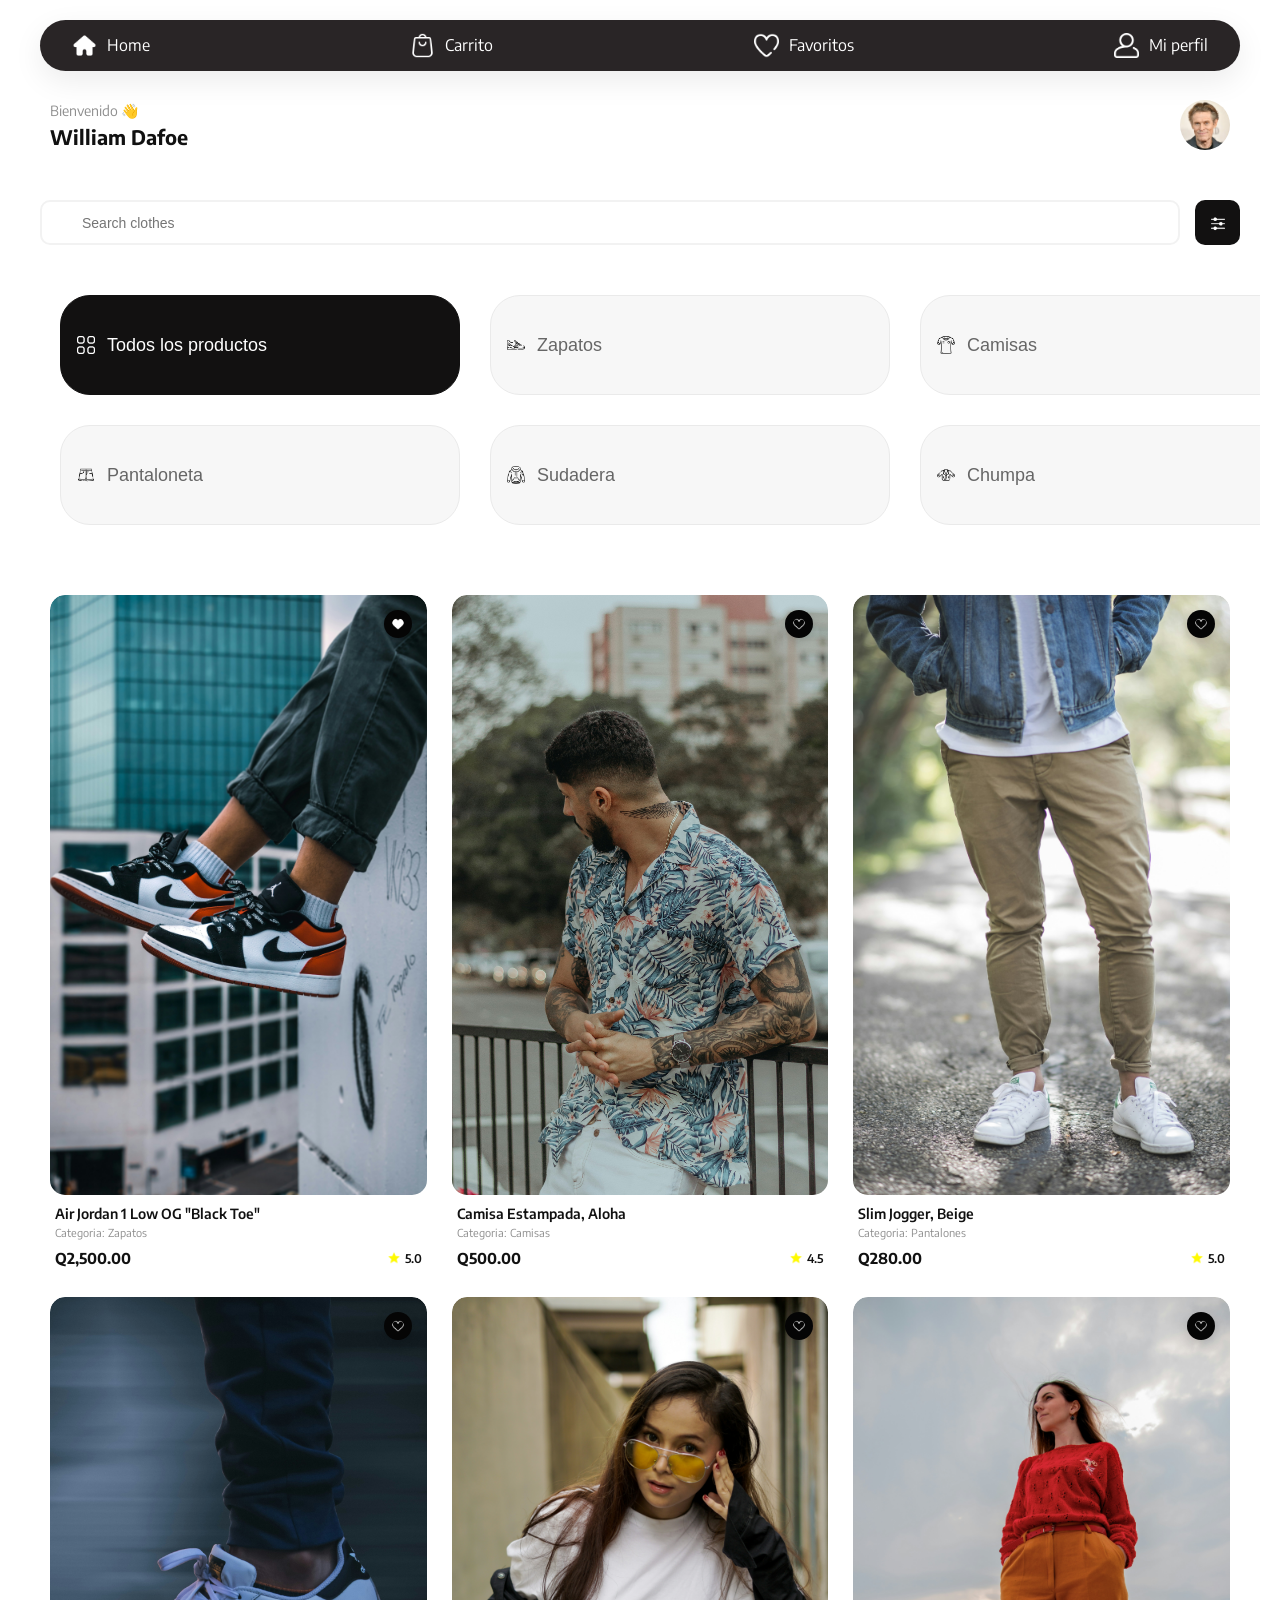
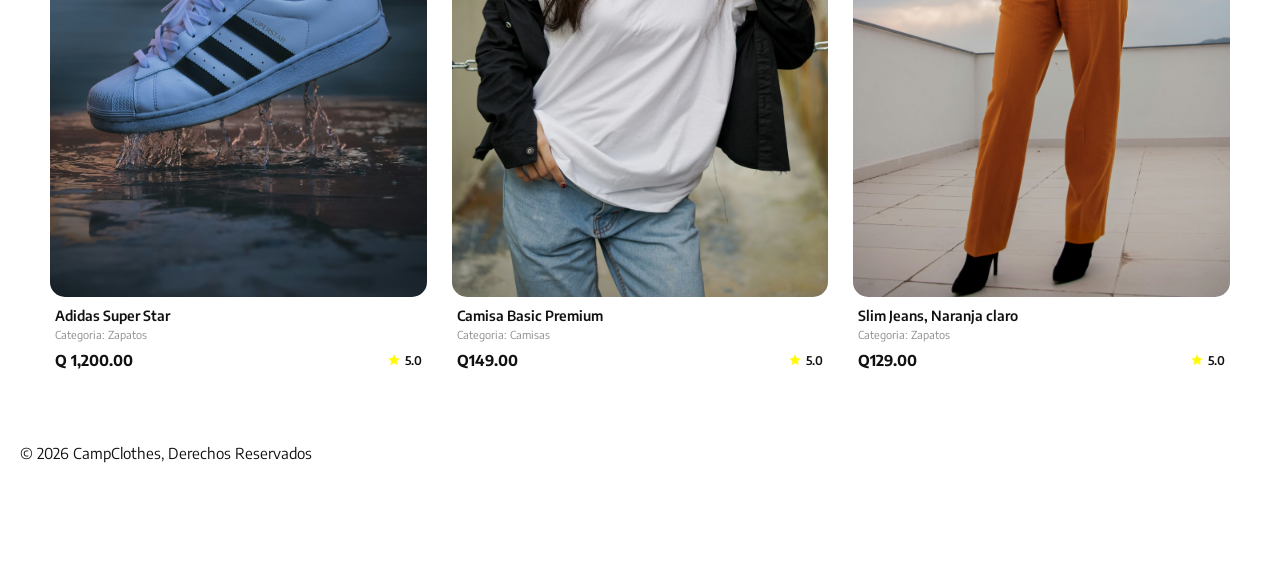
<file: index.html>
<!DOCTYPE html>
<html lang="en">
<head>
    <meta charset="UTF-8">
    <meta name="viewport" content="width=device-width, initial-scale=1.0">
    <title>CampClothes</title>
    <link rel="stylesheet" href="./css/style.css">

</head>
<body>
    <header class = "encabezado" id="inicio">
       
        <section class="Usuario">
         <!--foto de usuario a la derecha, a la misma altura  un saludo de bienvenida y el nombre-->
            <div class="usuario-textos">
                 <p>Bienvenido 👋</p>
                <h1>William Dafoe</h1>
            </div>
          <!--foto de usuario a la derecha, a la misma altura  un saludo de bienvenida y el nombre-->
                <img src="./storage/img/FotoPerfil/williamDafoe.webp" alt="Foto de usuario">             
        </section>


    </header>

    <main>

        <section class="search"> <!--Barra de busqueda, -->
            <form class="form">
                <input type="search" name="q" placeholder = "Search clothes">
                <button><img src="./storage/img/Otros iconos/ajuste.png" width="20px"></button>
            </form>
        </section>

        <section class="categorias"><!--tarjetas de producttos, incluye un icono-->
            <ul>
                <li><button class="active"><img src="./storage/img/Categorias/boton-de-cuatro-cuadrados-redondeados.png" alt="Todos los productos" width="20px">Todos los productos</button></li>
                <li><button><img src="./storage/img/Categorias/zapatillas.png" alt="Zapatos" width="20px">Zapatos</button></li>
                <li><button><img src="./storage/img/Categorias/futbol.png" alt="camisas" width="20px">Camisas</button></li>
                <li><button><img src="./storage/img/Categorias/pantalones-rasgados.png" alt="pantalones" width="20px">Pantalones</button></li>
                <li><button><img src="./storage/img/Categorias/corto.png" alt="pantalones" width="20px">Pantaloneta</button></li>
                <li><button><img src="./storage/img/Categorias/sudadera-con-capucha.png" alt="pantalones" width="20px">Sudadera</button></li>
                <li><button><img src="./storage/img/Categorias/chaqueta-de-cuero.png" alt="pantalones" width="20px">Chumpa</button></li>
                <li><button><img src="./storage/img/Categorias/mochila.png" alt="pantalones" width="20px">Mochilas</button></li>

            </ul>
        </section>

        <section class="boton"></section>

        <!--Boton de favoritos, debe tener interaccion-->

        <section class="productos">  <!--debe mostrar el produco, imagen, boton de añadir a favoritos, titulo, categoria, precio y calificacion-->
            <article class="tarjeta1">
                <a href="./views/detail.html">
                <div class="visual">
                    <img src="./storage/img/Productos/Jordan 1.jpg" alt="Jordan" width = "200px">
                    <img src="./storage/img/Otros iconos/me-gusta (1).png" alt="favorito" widht="20px">
                </div>

                <div class = "informacion">
                    <h3>Air Jordan 1 Low OG "Black Toe"</h3>
                    <p>Categoria: Zapatos</p>
                </div>

                <div class="preciop">

                    <p>Q2,500.00</p>
                    <span><img src="./storage/img/Otros iconos/estrella.png" alt="Estrella" width="20px"> 5.0 </span>
      
                </div>
                </a>
            </article>

            <article class="tarjeta2">
                <div class="visual">
                    <img src="./storage/img/Productos/Camisa Estampada .jpg" alt="Camisa Estampada" width = "200px">
                    <img src="./storage/img/Otros iconos/me-gusta.png" alt="favorito" widht="20px">
                </div>

                <div class = "informacion">
                    <h3>Camisa Estampada, Aloha</h3>
                    <p>Categoria: Camisas </p>
                </div>

                <div class="preciop">

                    <p>Q500.00</p>
                    <span><img src="./storage/img/Otros iconos/estrella.png" alt="Estrella" width="20px"> 4.5 </span>
      
                </div>
            </article>

            <article class="tarjeta3">
                <div class="visual">
                    <img src="./storage/img/Productos/Pantalones chinos.jpg" alt="Jogger" width = "200px">
                    <img src="./storage/img/Otros iconos/me-gusta.png" alt="favorito" widht="20px">
                </div>

                <div class = "informacion">
                    <h3>Slim Jogger, Beige</h3>
                    <p>Categoria: Pantalones</p>
                </div>

                <div class="preciop">

                    <p>Q280.00</p>
                    <span><img src="./storage/img/Otros iconos/estrella.png" alt="Estrella" width="20px"> 5.0 </span>
      
                </div>
            </article>
           
            <article class="tarjeta4">
                <div class="visual">
                    <img src="./storage/img/Productos/Super Star.jpg" alt="Adidas" width = "200px">
                    <img src="./storage/img/Otros iconos/me-gusta.png" alt="favorito" widht="20px">
                </div>

                <div class = "informacion">
                    <h3>Adidas Super Star</h3>
                    <p>Categoria: Zapatos</p>
                </div>

                <div class="preciop">

                    <p>Q 1,200.00</p>
                    <span><img src="./storage/img/Otros iconos/estrella.png" alt="Estrella" width="20px"> 5.0 </span>
      
                </div>
            </article>

            <article class="tarjeta5">
                <div class="visual">
                    <img src="./storage/img/Productos/camisa blanca .jpg" alt="Camisa" width = "200px">
                    <img src="./storage/img/Otros iconos/me-gusta.png" alt="favorito" widht="20px">
                </div>

                <div class = "informacion">
                    <h3>Camisa Basic Premium</h3>
                    <p>Categoria: Camisas</p>
                </div>

                <div class="preciop">

                    <p>Q149.00</p>
                    <span><img src="./storage/img/Otros iconos/estrella.png" alt="Estrella" width="20px"> 5.0 </span>
      
                </div>
            </article>

            <article class="tarjeta6">
                <div class="visual">
                    <img src="./storage/img/Productos/Pantalon naranja .jpg" alt="slim" width = "200px">
                    <img src="./storage/img/Otros iconos/me-gusta.png" alt="favorito" widht="20px">
                </div>

                <div class = "informacion">
                    <h3>Slim Jeans, Naranja claro </h3>
                    <p>Categoria: Zapatos</p>
                </div>

                <div class="preciop">

                    <p>Q129.00</p>
                    <span><img src="./storage/img/Otros iconos/estrella.png" alt="Estrella" width="20px"> 5.0 </span>
      
                </div>
            </article>
        </section>

        <nav class = "barraNavegacion"> <!--menu movil con las opciones de inicio, carrito de compras favortitos y usuario, dependiendo de la plataforma se debe modificar y adecuar al tamaño -->
            <ul class = "menu"> 
                <li><a href="#inicio"><img src="./storage/img/Barra_navegacion/casa.png" alt ="Home" width="20px"><span>Home</span></a></li>
                <li><a href="./views/Checkout.html"><img src="./storage/img/Barra_navegacion/bolsa-de-la-compra.png" alt="Carrito" width="20px"><span>Carrito</span></a></li>
                <li><a href="#"><img src="./storage/img/Barra_navegacion/corazon.png" alt="Favoritos" width="20px"><span>Favoritos</span></a></li>
                <li><a href="#"><img src="./storage/img/Barra_navegacion/usuario.png" alt="Perfil" width="20px"><span>Mi perfil</span></a></li>
            </ul>
        </nav>


    </main>
    <footer class="footer">
        <p>© 2026 CampClothes, Derechos Reservados</p>
    </footer>
</body>
</html>
</file>
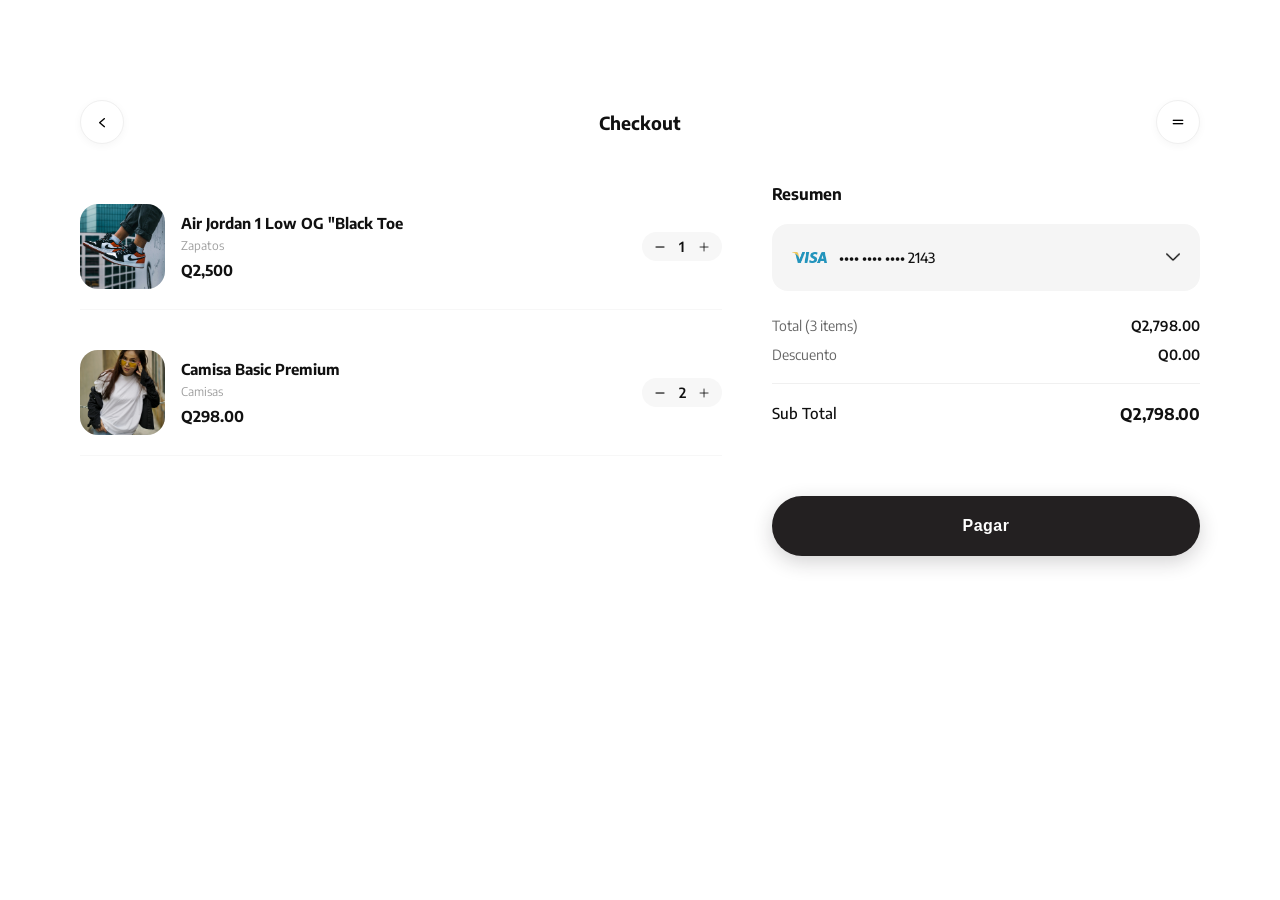
<file: views/Checkout.html>
<!DOCTYPE html>
<html lang="en">
<head>
    <meta charset="UTF-8">
    <meta name="viewport" content="width=device-width, initial-scale=1.0">
    <title>Document</title>
    <link rel="stylesheet" href="../css/Checkout.css">
</head>
<body>

    <main>
         <section class="checkout-header"> <!--Botones de atras y añadir a favoritos-->
            <div class="btn-redondo btn-atras">
                <a href="../index.html">
                    <img src="../storage/img/Otros iconos/atras.png" alt="atras" width="20px">
                </a>
            </div>
            <div class="checkout-titulo">
                <h1> Checkout </h1>
            </div>
            <div class="btn-redondo btn-menu">
                 <img src="../storage/img/Otros iconos/menu2.png" alt="corazon" width="20px">
            </div>
        </section>

        <section class="detalle"> <!--Detalle de los productos seleccionados, presentados en tarjetas que incluyen la imagen, título, categoría, precio, cantidad seleccionada y botones para modificar la cantidad.-->
            <div class="producto-tarjeta">
                <div class="imagen1">
                    <img src="../storage/img/Productos/Jordan 1.jpg" alt=" jordan" width="200px">
                </div>
                <div class="info">
                  <h2>Air Jordan 1 Low OG "Black Toe</h2>  
                  <p>Zapatos</p>
                  <div class="precio">
                    <p>Q2,500</p>
                  </div>
                </div>
                <div class="botones">
                    <img src="../storage/img/Otros iconos/menos.png" alt="menos" width="20px">
                    <h2>1</h2>
                    <img src="../storage/img/Otros iconos/mas.png" alt="mas" width="20px">
                </div>
            </div>

             <div class="producto-tarjeta">
                <div class="imagen1">
                    <img src="../storage/img/Productos/camisa blanca .jpg" alt=" jordan" width="200px">
                </div>
                <div class="info">
                  <h2>Camisa Basic Premium</h2>  
                  <p>Camisas</p>
                  <div class="precio">
                    <p>Q298.00</p>
                  </div>
                </div>
                <div class="botones">
                    <img src="../storage/img/Otros iconos/menos.png" alt="menos" width="20px">
                    <h2>2</h2>
                    <img src="../storage/img/Otros iconos/mas.png" alt="mas" width="20px">
                </div>
            </div>
        </section>

        <section class="resumen">
            <h2 class="resumen-titulo">Resumen</h2>
    
        <div class="metodo-pago">
            <div class="pago-detalles">
                <img class="logo-visa" src="../storage/img/Otros iconos/visa.png" alt="Visa">
                <span class="numero-tarjeta">•••• •••• •••• 2143</span>
            </div>
            <div class="pago-accion">
                <img class="flecha-abajo" src="../storage/img/Otros iconos/flecha-hacia-abajo.png" alt="Desplegar">
            </div>
        </div>

        <div class="desglose-precios">
            <div class="fila-precio">
                <p class="titems">Total (3 items)</p>
                <p class="preciot">Q2,798.00</p>
            </div>
        <div class="fila-precio">
            <p class="tdescuento">Descuento</p>
            <p class="pdescuento">Q0.00</p>
        </div>
        
        <hr class="linea-separadora">
        
        <div class="subtotal">
            <p class="stotal">Sub Total</p>
            <p class="sptotal">Q2,798.00</p>
        </div>
    </div>
        </section>

        <section class="pagar"> 
            <button type="submit">
                <span>Pagar</span>
            </button>
        </section>
    </main>
</body>
</html>
</file>
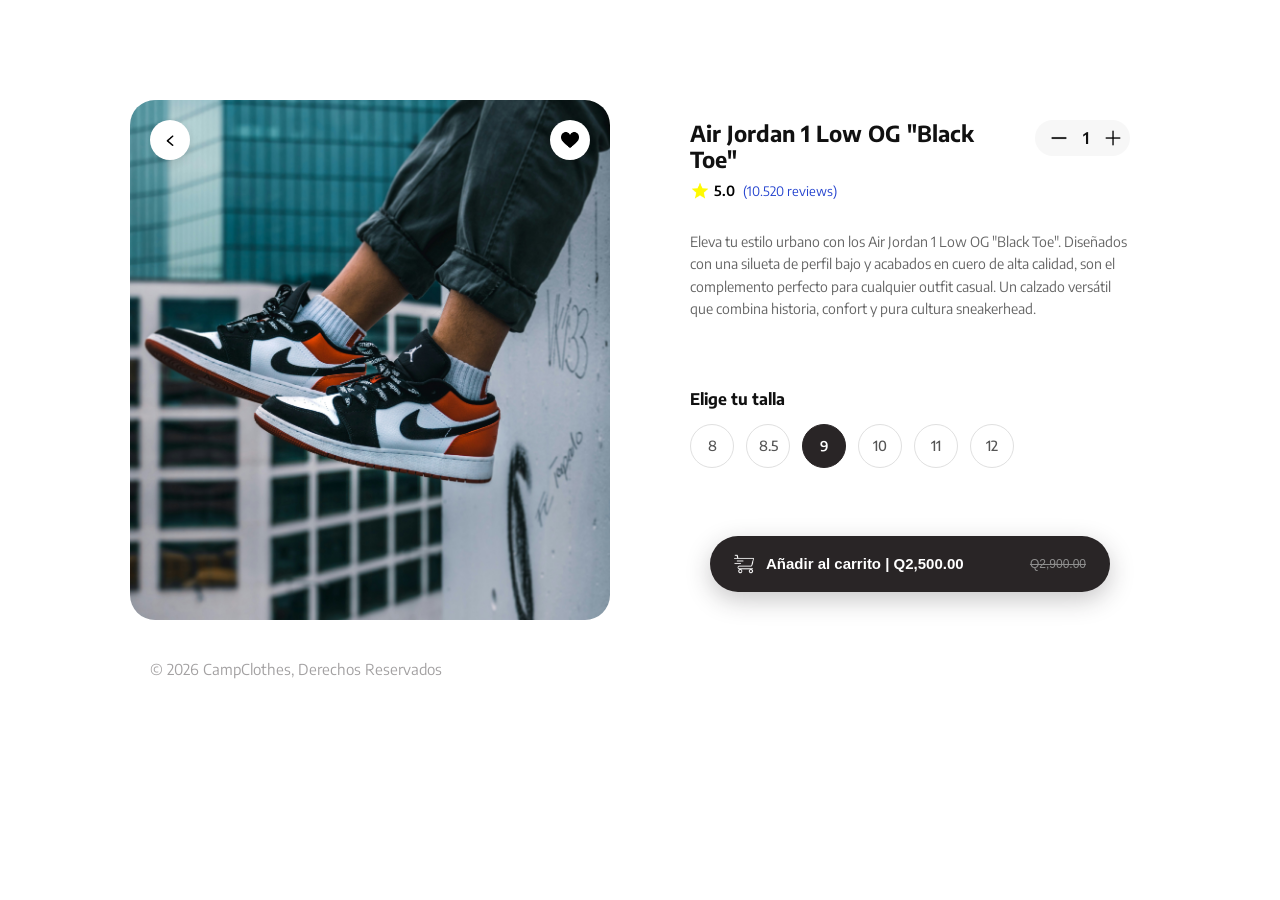
<file: views/detail.html>
<!DOCTYPE html>
<html lang="en">
<head>
    <meta charset="UTF-8">
    <meta name="viewport" content="width=device-width, initial-scale=1.0">
    <title>Document</title>
    <link rel="stylesheet" href="../css/detail.css">
    
</head>
<body>
    <main>
        <section class="producto"> <!--Botones de atras y añadir a favoritos-->
            <div class="btn-flotante btn-atras">
                <a href="../index.html">
                    <img src="../storage/img/Otros iconos/atras.png" alt="atras" width="20px">
                </a>
                </div>
            <div class="btn-flotante btn-favorito">
                 <img src="../storage/img/Otros iconos/me-gusta n.png" alt="corazon" width="20px">
            </div>
            <img class="foto-principal" src="../storage/img/Productos/Jordan 1.jpg" alt="Producto" width="200px">
        </section>

    <section class="info"> <div class="info-header">
        
        <div class="Titulo-izquierdo">
            <h1>Air Jordan 1 Low OG "Black Toe"</h1>
            <div class="raiting">  
                <span><img src="../storage/img/Otros iconos/estrella.png" alt="Estrella" width="20px"> 5.0 </span>
                <p>(10.520 reviews)</p>
            </div>
        </div>

        <div class="Titulo-derecho">
            <img src="../storage/img/Otros iconos/menos.png" alt="menos" width="20px">
            <h2>1</h2>
            <img src="../storage/img/Otros iconos/mas.png" alt="mas" width="20px">
        </div>

        </div> <div class="informacion">
            <p>Eleva tu estilo urbano con los Air Jordan 1 Low OG "Black Toe". Diseñados con una silueta de perfil 
            bajo y acabados en cuero de alta calidad, son el complemento perfecto para cualquier outfit casual.
             Un calzado versátil que combina historia, confort y pura cultura sneakerhead.</p>
        </div>

    </section>
        
    <section class="Personalizar"> <!--Sección de personalización con opciones de tamaño y color del producto.-->
                <h3 class="derecho">Elige tu talla</h3>
                <ul class="tallas">
                    <li>8</li>
                    <li>8.5</li>
                    <li class="activa">9</li>
                    <li>10</li>
                    <li>11</li>
                    <li>12</li>
                </ul>
    </section>

    <section class="comprar"> 
        <a href="./Checkout.html" class="btn-enlace"> 
            <button>
                <div class="btn-contenido">
                    <img src="../storage/img/Otros iconos/carrito-de-compras.png" alt="carrito de compras">
                    <span>Añadir al carrito | Q2,500.00</span>
                </div>
                <del class="precio-antes">Q2,900.00</del>
            </button>
        </a>
    </section>

    <footer class="footer">
        <p>© 2026 CampClothes, Derechos Reservados</p>
    </footer>
    
    </main>

</body>
</html>
</file>
<file: css/style.css>
/* Restablecimiento general de márgenes y modelo de caja */
* { 
    margin: 0; /* Elimina los márgenes predeterminados de todos los elementos */
    padding: 0; /* Elimina el relleno predeterminado de todos los elementos */
    box-sizing: border-box; /* Incluye el padding y el border en el ancho total del elemento */
}

/* Importación de tipografía local */
@font-face {
    font-family: "Encode"; /* Define el nombre de la familia tipográfica personalizada */
    src: url(../storage/font/EncodeSans-VariableFont_wdth\,wght.ttf); /* Especifica la ruta del archivo de la fuente */
}

/* Estilos globales del cuerpo de la página */
body {
    background-color: white; /* Establece el color de fondo de la página en blanco */
    color: #121111; /* Define el color principal del texto en un tono negro sutil */
    font-family: "Encode", sans-serif; /* Aplica la fuente personalizada o una genérica sin serifa */
    padding-bottom: 90px; /* Añade un espacio inferior para evitar que el menú flotante tape el contenido */
    box-sizing: border-box; /* Aplica el modelo de caja de tamaño completo al cuerpo */
}

/* ==========================================
   1. ESTILOS PARA CELULAR
   ========================================== */

/* Contenedor general de navegación */
nav {
    background-color: transparent; /* Hace que el fondo del contenedor nav sea invisible */
    width: 100%; /* Expande el elemento a todo el ancho disponible */
    z-index: 100; /* Posiciona el elemento por encima de otros elementos en el eje Z */
}

/* Barra flotante fija inferior para dispositivos móviles */
nav.barraNavegacion {
    display: flex; /* Activa el modelo de caja flexible para alinear los elementos internos */
    position: fixed; /* Mantiene la barra fija en la pantalla durante el desplazamiento */
    bottom: 20px; /* Separa la barra 20 píxeles del borde inferior de la pantalla */
    justify-content: center; /* Distribuye los elementos en el centro del eje horizontal */
    align-items: center; /* Alinea los elementos en el centro del eje vertical */
    padding: 0.8rem 2rem; /* Añade relleno interno arriba/abajo (0.8rem) y a los lados (2rem) */
    width: 85%; /* Define el ancho de la barra en un 85% de la pantalla */
    max-width: 1200px; /* Restringe el ancho máximo de la barra a 1200 píxeles */
    margin: 0; /* Remueve los márgenes alrededor del contenedor */
    left: 50%; /* Posiciona el borde izquierdo justo en la mitad de la pantalla */
    transform: translateX(-50%); /* Desplaza la barra hacia la izquierda para centrarla perfectamente */
    border-radius: 50px; /* Redondea los bordes externos de la barra dándole estilo de cápsula */
    background-color: #292526; /* Aplica un color de fondo gris oscuro mate */
    box-shadow: 0 10px 30px rgba(0, 0, 0, 0.08); /* Añade una sombra sutil para dar efecto de elevación */
}

/* Lista del menú interior de la navegación */
nav ul.menu {
    display: flex; /* Usa flexbox para alinear las opciones en formato fila */
    list-style: none; /* Quita los viñetas o puntos de la lista */
    align-items: center; /* Centra verticalmente los elementos de la lista */
    gap: 25px; /* Define una separación constante de 25 píxeles entre opciones */
    width: 100%; /* Ocupa la totalidad del ancho de su contenedor padre */
    justify-content: space-around; /* Reparte el espacio de forma equitativa entre los elementos */
}

/* Ocultar etiquetas de texto de navegación en versión móvil */
nav ul.menu span{
    display: none; /* Esconde completamente el texto de las opciones en pantallas pequeñas */
    padding: 0; /* Remueve cualquier relleno interno */
    margin: 0; /* Remueve cualquier margen interno */
}

/* Dimensiones de iconos de la navegación */
nav ul.menu img{
    width: 25px; /* Define el ancho estático del icono en 25 píxeles */
    height: 25px; /* Define el alto estático del icono en 25 píxeles */
}

/* Sección superior de perfil de usuario */
.Usuario{
    display: flex; /* Activa flexbox para colocar el texto y la imagen a los extremos */
    justify-content: space-between; /* Empuja el texto a la izquierda y la foto a la derecha */
    align-items: center; /* Alinea de forma vertical los elementos internos */
    width: 100%; /* Ocupa todo el ancho de la pantalla */
    padding: 20px; /* Crea un colchón interno de 20 píxeles en todos los lados */
}

/* Texto secundario de bienvenida */
.usuario-textos p{
    text-align: left; /* Alinea el texto del saludo hacia la izquierda */
    font-size: 14px; /* Define el tamaño de letra del saludo en 14 píxeles */
    color: #8e8e8e; /* Aplica un tono gris claro al texto */
    margin: 0; /* Elimina los márgenes predeterminados del párrafo */
}

/* Título con el nombre de usuario */
.usuario-textos h1{
    text-align: left; /* Alinea el nombre del usuario hacia la izquierda */
    font-size: 20px; /* Define un tamaño de letra de 20 píxeles para el nombre */
    color: #111111; /* Aplica un color negro intenso al nombre */
    margin: 5px 0 0 0; /* Añade únicamente un margen de 5 píxeles en la parte superior */
}

/* Imagen circular de perfil de usuario */
.Usuario img {
    width: 50px; /* Define un ancho de 50 píxeles para la fotografía */
    height: 50px; /* Define un alto de 50 píxeles para la fotografía */
    border-radius: 50%; /* Corta los bordes de la imagen al 50% para hacerla redonda */
    object-fit: cover; /* Recorta la imagen proporcionalmente para llenar el espacio sin deformarse */
}

/* Contenedor del buscador */
.search {
    width: 100%; /* Ocupa el ancho completo disponible */
    padding: 10px 20px; /* Da un espaciado de 10px arriba/abajo y 20px en los costados */
}

/* Alineación del formulario de búsqueda */
.form {
    display: flex; /* Utiliza flexbox para colocar el input y el botón en la misma fila */
    flex-direction: row; /* Fuerza la orientación horizontal de los elementos */
    align-items: center; /* Alinea verticalmente el input con el botón */
    justify-content: space-between; /* Distribuye el espacio máximo entre el input y el botón */
    width: 100%; /* Expande el formulario al ancho total de su sección */
    gap: 15px; /* Separa el campo de entrada del botón por 15 píxeles */
}

/* Campo de entrada de la búsqueda */
.form input {
    flex-grow: 1; /* Permite al input expandirse y ocupar todo el espacio libre restante */
    height: 45px; /* Establece la altura del campo en 45 píxeles */
    border-radius: 10px; /* Suaviza las esquinas del input con un radio de 10 píxeles */
    border: 2px solid #f2f2f2; /* Coloca un borde delgado de color gris muy claro */
    padding-left: 40px; /* Añade espacio interno a la izquierda para que el texto no toque el borde */
    color: #121111; /* Define el color del texto escrito */
    font-size: 14px; /* Establece el tamaño de la letra del texto ingresado */
}

/* Botón de enviar del buscador */
.form button{
    background-color: #121111; /* Da un fondo negro al botón */
    height: 45px ; /* Aplica una altura de 45 píxeles para igualar al input */
    width: 45px; /* Asigna un ancho de 45 píxeles creando una caja cuadrada */
    border-radius: 10px; /* Suaviza las esquinas del botón con un radio de 10 píxeles */
    border: none; /* Elimina el borde gris por defecto del botón */
    display: flex; /* Activa flexbox para centrar la imagen dentro */
    justify-content: center; /* Centra horizontalmente el icono de ajustes */
    align-items: center; /* Centra verticalmente el icono de ajustes */
    cursor: pointer; /* Cambia el cursor al icono de mano indicando que es clickeable */
}

/* Icono dentro del botón de búsqueda */
.form img {
    width: 20px; /* Define el ancho del icono de ajustes en 20 píxeles */
    height: 20px; /* Define el alto del icono de ajustes en 20 píxeles */
}

/* Carrusel horizontal de categorías de productos */
/*.categorias {
    width: 100%; /* Ajusta el elemento al ancho de la pantalla */
   /* padding: 15px 20px; /* Añade márgenes internos para dar espacio a los botones */
    /*box-sizing: border-box; /* Mantiene la consistencia de las dimensiones totales */
    /*overflow-x: auto; /* Permite el deslizamiento horizontal si los botones desbordan la pantalla 
    scrollbar-width: none; /* Oculta visualmente la barra de desplazamiento en Firefox */ 
    
/*}*/

/* Ocultar barra de desplazamiento en navegadores WebKit (Chrome, Safari, Edge) 
.categorias::-webkit-scrollbar{
    display: none; /* Oculta por completo la barra de scroll inferior en estos navegadores 
} */

/* Contenedor de elementos de categoría */

.categorias ul{
    margin: 0;
    display:grid; /* Alinea los elementos `li` uno al lado del otro de forma horizontal */
    flex-direction: column;
    grid-template-columns: repeat(2,1fr); 
    list-style: none; /* Remueve los puntos por defecto de la lista */
    justify-content: space-between;
    gap: 20px;
    padding: 20px;
    box-sizing: border-box;

}

 /*Bloqueo de encogimiento de items del carrusel */
.categorias ul li {
    flex-shrink: 0; /* Impide que los elementos de la lista se compriman o deformen */
    justify-content: space-between;

}

/* Botones de filtros de categoría */
.categorias button {
    position: relative;
    display: flex; /* Alinea el icono y el texto interior horizontalmente */
    align-items: center; /* Centra verticalmente el icono con el texto */
    gap: 20px; /* Agrega un espacio de 8 píxeles entre el icono y la palabra */
    padding: 10px 16px; /* Da relleno de 10px arriba/abajo y 16px a los lados */
    background-color: #f7f7f7; /* Aplica un fondo gris muy tenue */
    border: 1px solid #eaeaea; /* Agrega un borde fino para delimitar el botón */
    border-radius: 30px; /* Convierte el botón en un formato de óvalo/píldora */
    color: #666666; /* Usa un color de texto gris neutro */
    font-size: 14px; /* Define el tamaño de fuente en 14 píxeles */
    font-weight: 500; /* Aplica un grosor de letra medio */
    cursor: pointer; /* Transforma el puntero en mano para indicar interactividad */
    transition: all 0.2s ease; /* Aplica una animación suave de 0.2 segundos al cambiar de estado */
    width: 100%;
    height: 100px;
} 

/* Transición hover sobre botones de categoría */
.categorias button:hover{
    background-color: #d4d4d4; /* Oscurece el fondo a gris cuando el cursor pasa por encima */
    color: #000000; /* Cambia el color del texto a negro puro */
}

/* Imágenes e iconos internos de las categorías */
.categorias button img {
    width: 18px; /* Ajusta el ancho del icono a 18 píxeles */
    height: 18px; /* Ajusta el alto del icono a 18 píxeles */
    object-fit: contain; /* Escala el icono para que se vea completo sin recortarse */
}

/* Estado activo del botón de categoría seleccionada */
.categorias button.active {
    background-color: #121111; /* Pinta el fondo de negro para resaltar que está seleccionado */
    border-color: #121111; /* Cambia el borde al mismo tono negro */
    color: #ffffff; /* Pinta el texto de color blanco puro */
}

/* Rejilla cuadrícula del catálogo de productos en celular */
.productos {
    display: grid; /* Activa el sistema de diseño Grid Layout */
    grid-template-columns: repeat(2, 1fr); /* Divide el catálogo en exactamente 2 columnas de igual tamaño */
    gap: 20px; /* Crea una separación de 20 píxeles entre las tarjetas de forma vertical y horizontal */
    padding: 20px; /* Deja un margen interno de seguridad en los bordes de la rejilla */
    box-sizing: border-box; /* Integra el espaciado en el cálculo del ancho total */
}

/* Tarjeta individual de cada artículo */
.productos article {
    background-color: #ffffff; /* Otorga un fondo blanco a la tarjeta */
    border-radius: 15px; /* Redondea las cuatro esquinas de la tarjeta */
    overflow: hidden; /* Corta cualquier contenido interno que sobresalga de las esquinas */
    display: flex; /* Convierte la tarjeta en un contenedor flexbox vertical */
    flex-direction: column; /* Organiza la imagen, textos y precios en columna */
    justify-content: space-between; /* Separa los bloques internos empujando los precios hacia el fondo */
}

/* Bloque contenedor de imágenes y botón de favorito */
.productos .visual {
    position: relative; /* Funciona como eje de coordenadas para colocar elementos con posición absoluta */
    width: 100%; /* Toma todo el ancho de la tarjeta */
    background-color: #f7f7f7; /* Aplica fondo gris para cubrir transparencias de imágenes */
    border-radius: 15px; /* Mantiene las esquinas de este bloque superior redondeadas */
    overflow: hidden; /* Oculta imperfecciones visuales en las esquinas */
}

/* Imagen principal del producto */
.productos .visual > img:first-child {
    width: 100%; /* Estira la imagen a todo el ancho de la tarjeta */
    height: 250px; /* Fija la altura de la imagen en 250 píxeles */
    object-fit: cover; /* Centra y encuadra la imagen recortando los excesos sin distorsión */
    object-position: center; /* Enfoca el centro de la fotografía */
    display: block; /* Elimina espacios vacíos inferiores nativos de las imágenes inline */
}

/* Icono flotante del botón favoritos sobre la imagen */
.productos .visual > img:last-child {
    position: absolute; /* Desconecta el elemento del flujo y lo hace flotar sobre la imagen */
    top: 15px; /* Lo ubica a 15 píxeles medidos desde el borde superior */
    right: 15px; /* Lo ubica a 15 píxeles medidos desde el borde derecho */
    width: 28px; /* Ajusta el ancho total del círculo a 28 píxeles */
    height: 28px; /* Ajusta el alto total del círculo a 28 píxeles */
    background-color: rgba(5, 5, 5); /* Define un fondo de color negro */
    padding: 8px; /* Genera separación interna para encoger el icono del corazón en el centro */
    border-radius: 50%; /* Transforma la caja en un círculo perfecto */
    cursor: pointer; /* Cambia el puntero del mouse al pasar por encima */
    box-shadow: 0 4px 12px rgba(0, 0, 0, 0.15); /* Añade una sombra ligera debajo del botón */
}

/* Bloque contenedor de los textos descriptivos */
.productos .informacion {
    padding: 10px 5px 5px 5px; /* Asigna un margen interno asimétrico para los textos */
}

/* Título del producto */
.productos .informacion h3 {
    font-size: 14px; /* Tamaño de letra de 14 píxeles para el nombre de la prenda */
    color: #111111; /* Color negro para el título */
    margin: 0 0 4px 0; /* Agrega un pequeño margen de 4 píxeles abajo */
    font-weight: 600; /* Define un grosor de letra semi-negrita */
}

/* Enlace a categoría dentro de información */
.productos .informacion p {
    font-size: 11px; /* Letra pequeña de 11 píxeles para la categoría */
    color: #8e8e8e; /* Tono de color gris para darle menor jerarquía visual */
    margin: 0; /* Quita márgenes por defecto */
}

/* Distribución horizontal inferior de precio y calificación */
.productos .preciop {
    display: flex; /* Activa flexbox en la base de la tarjeta */
    justify-content: space-between; /* Sitúa el precio a la izquierda y la estrella a la derecha */
    align-items: center; /* Sincroniza las alturas de ambos elementos */
    padding: 5px; /* Añade 5 píxeles de holgura */
    margin-top: auto; /* Empuja de forma automática este contenedor hacia el extremo inferior */
}

/* Texto del precio destacado */
.productos .preciop p {
    font-size: 15px; /* Tamaño de letra de 15 píxeles */
    font-weight: 700; /* Letra totalmente negrita (bold) para llamar la atención */
    color: #111111; /* Color negro intenso */
    margin: 0; /* Remueve márgenes */
}

/* Contenedor de la calificación con estrella */
.productos .preciop span {
    display: flex; /* Alinea el icono de estrella horizontalmente junto al número */
    align-items: center; /* Alinea la estrella verticalmente con el número */
    gap: 4px; /* Separa el icono de estrella del número de puntuación por 4 píxeles */
    font-size: 12px; /* Letra de 12 píxeles para el número */
    font-weight: 600; /* Grosor de fuente medio tirando a alto */
    color: #111111; /* Texto de color negro */
}

/* Dimensión del icono de estrella */
.productos .preciop span img {
    width: 14px; /* Asigna un ancho de 14 píxeles a la estrella */
    height: 14px; /* Asigna un alto de 14 píxeles a la estrella */
}

/* Remoción del subrayado en enlaces del catálogo */
.productos a {
    text-decoration: none; /* Quita la línea de subrayado azul por defecto de las etiquetas `<a>` */
}

/* Estructura del pie de página */
footer{
    display: flex; /* Activa flexbox en el footer */
    align-items: center; /* Centra verticalmente el contenido del pie de página */
    width: 100%; /* Ocupa la totalidad del ancho de pantalla */
    padding: 20px; /* Otorga un margen interior uniforme de 20 píxeles */
}

/* Texto del copyright del footer */
footer p {
    text-align: center; /* Asegura el centrado del texto del párrafo */
    font-size: 15px; /* Establece la letra en 15 píxeles */
    color: #111111; /* Color negro estándar */
}

/* ==========================================
     2. ESTILOS PARA ESCRITORIO
     ========================================== */

@media (min-width: 1024px) {

    /* Reubicación de barra de navegación al tope superior */
     nav.barraNavegacion {
        position: fixed; /* Mantiene fija la barra en pantalla */
        top: 20px; /* Cambia su anclaje fijándola a 20 píxeles de la parte superior */
        bottom: auto; /* Anula la propiedad bottom usada en la versión de celular */
        width: 100%; /* Asigna el ancho completo a la barra de navegación */
        height: auto; /* Permite que el alto se calcule según los textos internos */
    }

    /* Distribución en línea del menú de navegación principal */
    nav ul.menu {
        display: flex; /* Habilita el modo flexbox */
        flex-direction: row; /* Coloca la navegación en formato de fila horizontal */
        justify-content: space-between; /* Alinea el menú justo al centro de la pantalla */
        align-items: center; /* Centra verticalmente las opciones */
        gap: 40px; /* Aumenta el espacio entre botones a 40 píxeles en computadoras */
        width: 100%; /* Abarca el total del contenedor */
        list-style: none; /* Mantiene la remoción de viñetas */
        padding: 0; /* Limpia rellenos */
        margin: 0; /* Limpia márgenes */
    }

    /* Elementos individuales de la lista del menú */
    nav ul.menu li {
        display: flex; /* Habilita flexbox para juntar icono y texto */
        align-items: center; /* Alineación vertical perfecta */
        gap: 10px; /* Agrega 10 píxeles de separación interna */
        color: #ffffff; /* Pone el texto en color blanco */
    }

    /* Mostrar textos de las opciones de navegación en escritorio */
    nav ul.menu span {
        display: inline; /* Reactiva y muestra el texto oculto en móvil colocándolo en línea */
        color: #ffffff; /* Fuerza el color del texto a blanco */
    }

    /* Enlaces dentro del menú superior */
    nav ul.menu a {
        text-decoration: none; /* Mantiene los enlaces sin subrayados */
        align-items: center; /* Centrado vertical interno */
        justify-content: center; /* Centrado horizontal interno */
        display: flex; /* Convierte los enlaces en cajas flexibles */
        gap: 10px; /* Distancia interna de 10 píxeles */
    }

    /* Imágenes internas del enlace en el menú */
    nav ul.menu li a img {
        display: flex; /* Define la imagen como caja flexible */
        justify-content: center; /* Centra el contenido horizontalmente */
        align-items: center; /* Centra el contenido verticalmente */
        gap: 10px ; /* Espaciado interno */
    }
/*----------- Categorias---------*/
    .categorias {
        overflow-x: auto; 
        scrollbar-width: none;  
        justify-content: center;
        align-items: center;
    }

    .categorias button {

        gap: 12px; /* Agrega un espacio de 8 píxeles entre el icono y la palabra */
        width: 400px;
        height: 100px;
        font-size: 18px;
    }

    .categorias ul{
        grid-template-columns: repeat(4, 1fr); 
        justify-content: space-between;
        gap: 30px;
        padding: 40px;
    
    }
    /* Ajuste de márgenes del cuerpo principal en escritorio */
    main {
        margin-left: 0; /* Remueve márgenes laterales izquierdos */
        width: 100%; /* Mantiene el ancho en 100% */
        padding: 20px; /* Conserva un colchón perimetral de 20 píxeles */
        box-sizing: border-box; /* Sostiene la precisión del modelo de caja */
    }

    /* Sección usuario con espaciado ampliado para navbar fija superior */
    .Usuario{
        display: flex; /* Mantiene el esquema flexbox */
        justify-content: space-between; /* Sostiene la separación a extremos */
        align-items: center; /* Sostiene la alineación vertical */
        width: 100%; /* Sostiene el ancho total */
        padding: 20px; /* Sostiene el relleno base */
        padding-top: 100px; /* Añade un gran margen superior de 100 píxeles para que la barra fija no cubra el texto */
        padding-right: 50px; /* Amplía el margen a la derecha a 50 píxeles */
        padding-left: 50px; /* Amplía el margen a la izquierda a 50 píxeles */
    }

    /* Ajustes tipográficos del saludo de usuario */
    .usuario-textos p{
        text-align: left; /* Alinea hacia la izquierda */
        font-size: 14px; /* Conserva los 14 píxeles */
        color: #8e8e8e; /* Conserva el tono gris */
        margin: 0; /* Conserva margen cero */
    }

    /* Ajustes tipográficos del nombre del usuario */
    .usuario-textos h1{
        text-align: left; /* Alinea hacia la izquierda */
        font-size: 20px; /* Mantiene los 20 píxeles */
        color: #111111; /* Mantiene el color negro */
        margin: 5px 0 0 0; /* Conserva el margen de 5 píxeles arriba */
    }

    /* Dimensión de imagen de perfil de usuario */
    .Usuario img {
        width: 50px; /* Mantiene los 50 píxeles de ancho */
        height: 50px; /* Mantiene los 50 píxeles de alto */
        border-radius: 50%; /* Mantiene la imagen redonda */
        object-fit: cover; /* Mantiene el reencuadre proporcional */
    }

    /* Expansión de la cuadrícula de productos a 3 columnas */
    .productos {
        grid-template-columns: repeat(3, 1fr); /* Redefine el Grid a un formato de 3 columnas de igual ancho */
        gap: 25px; /* Aumenta el canal de separación a 25 píxeles */
        padding: 30px; /* Sube la holgura en pantallas de escritorio a 30 píxeles */
    }
    
    /* Escalado de la altura de imágenes de producto */
    .productos .visual > img:first-child {
        height: 600px; /* Amplía  el tamaño vertical de las fotos de ropa a 600 píxeles */
    }


}
</file>
<file: css/Checkout.css>
/* Restablecimiento general de márgenes y modelo de caja */
* { 
    margin: 0;
    padding: 0;
    box-sizing: border-box;

}
/* Importación de tipografía local */
@font-face {
    font-family: "Encode";
    src: url(../storage/font/EncodeSans-VariableFont_wdth\,wght.ttf);
}
/* Estilos globales del cuerpo de la página */
body {
    background-color: white;
    color: #121111;
    font-family: "Encode", sans-serif;
    padding-bottom: 90px;
    box-sizing: border-box;
}

/* ==========================================
   1. ESTILOS PARA CELULAR
   ========================================== */

  /* Encabezado de la barra superior de Checkout */
.checkout-header {
    display: flex;
    flex-direction: row; /* Fuerza la orientación horizontal de los bloques */
    align-items: center;         
    justify-content: space-between; 
    width: 100%; /* Expande el contenedor a todo el ancho de la pantalla */
    padding: 20px;
    background-color: #ffffff;  
    box-sizing: border-box; /* Integra el padding en el cálculo del ancho total */
}

/* Título principal del encabezado */
.checkout-titulo h1 {
    font-size: 18px;
    font-weight: 700;
    color: #111111;
    margin: 0;
    text-align: center;
}

/* Botones circulares de los extremos (Atrás y Menú) */
.checkout-header .btn-redondo {
    width: 44px;
    height: 44px;
    background-color: #ffffff; /* Dibuja un contorno gris muy sutil */
    border: 1px solid #f0f0f0; 
    border-radius: 50%; /* Corta las esquinas al 50% para hacerlos circulares */         
    display: flex;               
    justify-content: center;
    align-items: center;
    cursor: pointer;
    box-shadow: 0 2px 8px rgba(0, 0, 0, 0.04); 
}

/* Enlace dentro del botón circular Atrás */
.checkout-header .btn-redondo a {
    display: flex;
    justify-content: center;
    align-items: center;
    width: 100%;
    height: 100%;
    text-decoration: none;
}

/* Dimensiones de los iconos dentro de los botones superiores */
.checkout-header .btn-redondo img {
    width: 16px;
    height: 16px;
    object-fit: contain; /* Escala la imagen para que se vea completa sin deformarse */
}


/* Contenedor principal de la lista de productos */
.detalle {
    display: flex;
    flex-direction: column; /* Apila las tarjetas de productos una debajo de otra */
    gap: 20px;
    padding: 20px; /* Define una separación constante de 20 píxeles entre tarjetas */
    width: 100%;
    box-sizing: border-box; /* Integra el padding en el cálculo del ancho total */
    background-color: #ffffff;
}

/* Tarjeta individual de producto en el carrito */
.detalle .producto-tarjeta {
    display: flex;
    flex-direction: row; /* Coloca la imagen y la información una al lado de la otra */       
    align-items: center;        
    justify-content: space-between; 
    width: 100%;
    padding: 15px 0;
    box-sizing: border-box;
    border-bottom: 1px solid #f7f7f7; 
}

/* Contenedor de la imagen del producto */
.detalle .imagen1 {
    width: 85px;
    height: 85px;
    border-radius: 18px;
    overflow: hidden; /* Corta cualquier parte de la imagen que sobresalga de los bordes */
    flex-shrink: 0;   /* Impide que la caja de la foto se comprima si falta espacio */        
}

/* Imagen dentro del contenedor del artículo */
.detalle .imagen1 img {
    width: 100%;
    height: 100%;
    object-fit: cover;    /* Recorta y encuadra la imagen proporcionalmente sin deformarla */      
}

/* Bloque central de textos y controles */
.detalle .info {
    display: flex;
    flex-direction: column;    /* Coloca los títulos arriba y los precios/contadores abajo */
    gap: 4px; /* Crea un espacio de 4 píxeles entre los renglones */
    margin-left: 16px;
    flex-grow: 1;   /* Permite que este bloque use todo el espacio sobrante horizontal */            
}

/* Nombre de la prenda */
.detalle .info h2 {
    font-size: 15px;
    font-weight: 700;
    color: #111111;
    margin: 0;
    line-height: 1.3; /* interlinedo vertical de las lineas */
}
/* descripción */
.detalle .info p {
    font-size: 12px;
    color: #a0a0a0;
    margin: 0;
}


.detalle .info .precio {
    margin-top: 4px;
}

.detalle .info .precio p {
    font-size: 15px;
    font-weight: 700;
    color: #111111;
}


.detalle .botones {
    display: flex;
    flex-direction: row;        
    align-items: center;
    justify-content: space-between;
    background-color: #f7f7f7;  
    padding: 6px 12px;
    border-radius: 30px;
    gap: 12px;
    min-width: 80px;
    box-sizing: border-box;
    flex-shrink: 0;             
    margin-left: 10px;
}

.detalle .botones h2 {
    font-size: 14px;
    font-weight: 600;
    color: #111111;
    margin: 0;
}

.detalle .botones img {
    width: 12px;
    height: 12px;
    object-fit: contain;
    cursor: pointer;
}

/* Sección contenedora general del resumen financiero */
.resumen {
    padding: 20px;
    width: 100%;
    box-sizing: border-box;
    display: flex;
    flex-direction: column;
    gap: 16px;                  
    background-color: #ffffff;
}

/* Título de la sección de facturación */
.resumen .resumen-titulo {
    font-size: 16px;
    font-weight: 700;
    color: #111111;
    margin: 0 0 4px 0;  /* Añade únicamente un margen inferior de 4 píxeles */
}

/* Barra gris del método de pago de tarjeta */
.resumen .metodo-pago {
    display: flex;
    flex-direction: row;
    align-items: center;
    justify-content: space-between; 
    background-color: #f5f5f5;   
    padding: 16px 20px;
    border-radius: 16px;         
    width: 100%;
    box-sizing: border-box; /* Sostiene la precisión métrica */
}

/* Bloque izquierdo interno del método de pago */
.resumen .pago-detalles {
    display: flex;
    align-items: center;
    gap: 12px; /* Deja una separación de 12 píxeles entre el logo y los números */
}

/* Logotipo de la tarjeta Visa */
.resumen .logo-visa {
    width: 35px;
    height: auto;
    object-fit: contain; /* Muestra el logo completo en su espacio */
}

/* Texto del número enmascarado de la tarjeta */
.resumen .numero-tarjeta {
    font-size: 14px;
    font-weight: 500;
    color: #111111;
}

/* Icono de la flecha de despliegue a la derecha */
.resumen .flecha-abajo {
    width: 14px;
    height: 14px;
    object-fit: contain;
}

/* Bloque contenedor del desglose de cobros */
.desglose-precios {
    width: 100%;
    display: flex;
    flex-direction: column;
    gap: 12px;                 
    margin-top: 10px;
}

/* Filas individuales del desglose (Total y Descuento) */
.desglose-precios .fila-precio {
    display: flex;
    flex-direction: row; /* Coloca elementos uno al lado de otro */
    justify-content: space-between; 
    width: 100%;
}

/* Textos generales de los párrafos del desglose */
.desglose-precios .fila-precio p {
    font-size: 14px;
    margin: 0;
}

/* descripcion del cobro */
.desglose-precios .titems, 
.desglose-precios .tdescuento {
    color: #666666;
}

/* Valores numéricos de los cobros */
.desglose-precios .preciot, 
.desglose-precios .pdescuento {
    font-weight: 600;
    color: #111111;
}

/* Línea divisoria horizontal HR */
.desglose-precios .linea-separadora {
    border: none; /* Remueve los bordes con relieve por defecto de la etiqueta hr */
    border-top: 1px solid #f0f0f0; /* Crea un borde superior delgado de color gris claro */
    margin: 8px 0; /* Deja un espacio libre de 8px arriba y abajo de la línea */
    width: 100%; /* Estira la línea de lado a lado */
}

/* Fila final destinada al Sub Total */
.desglose-precios .subtotal {
    display: flex;
    flex-direction: row;
    justify-content: space-between;
    width: 100%;
}

/* "Sub Total" en texto */
.desglose-precios .subtotal .stotal {
    font-size: 15px;
    font-weight: 500;
    color: #111111;
    margin: 0;
}

/* Texto del concepto Sub Total */
.desglose-precios .subtotal .sptotal {
    font-size: 16px;
    font-weight: 700;       
    color: #111111;
    margin: 0;
}

/* Contenedor del botón inferior de pago */
.pagar {
    padding: 20px;
    width: 100%;
    box-sizing: border-box;
    display: flex;
    justify-content: center;
    background-color: #ffffff; 
}

/* Botón de acción principal para efectuar el pago */
.pagar button {
    display: flex;
    align-items: center;
    justify-content: center;   
    width: 100%;
    max-width: 400px;          
    height: 56px;             
    background-color: #232021;  
    border: none;
    border-radius: 30px;        
    cursor: pointer;
    box-shadow: 0 6px 20px rgba(35, 32, 33, 0.2); 
    transition: transform 0.1s ease, background-color 0.2s ease; /* Suaviza las animaciones de interactividad */
}

/* Texto interno contenido en el botón */
.pagar button span {
    color: #ffffff;             
    font-size: 16px;
    font-weight: 600;           
    letter-spacing: 0.5px; /* Agrega una separación milimétrica entre las letras */
}

/* Efecto visual de pulsación (Active) al presionar el botón */
.pagar button:active {
    transform: scale(0.98);     /* Reduce milimétricamente el botón simulando un hundimiento físico */
    background-color: #151314;  /* Oscurece el color de fondo a un negro más denso mientras se presiona */
}

/* ==========================================
     2. ESTILOS PARA ESCRITORIO
     ========================================== */

@media (min-width: 1024px) {

    /* Transformación del cuerpo principal a estructura Grid de columnas paralelas */
    main {
        display: grid; /* Activa el motor de rejilla Grid Layout en computadoras */
        grid-template-columns: 1.2fr 0.8fr; /* Divide la pantalla en dos columnas asimétricas (izquierda más ancha) */
        grid-template-rows: auto auto;    /* Configura dos filas con altura adaptativa según su contenido */
        gap: 20px 50px;                   
        max-width: 1200px;               
        margin: 80px auto 40px auto;      
        padding: 0 40px;
        box-sizing: border-box;
    }

    /* Ubicación del encabezado superior abarcando toda la pantalla */
    .checkout-header {
        grid-column: 1 / span 2;  /* Estira el encabezado obligándolo a cubrir el ancho de las 2 columnas */
        grid-row: 1; /* Posiciona de forma fija el bloque en la primera fila */
        padding: 20px 0;                 
    }

    /* COLUMNA IZQUIERDA: Sección de la lista de artículos */
    .detalle {
        grid-column: 1;                   
        grid-row: 2;                      
        padding: 0;                       
    }
/* Tarjetas de artículos ampliadas en computadoras */
    .detalle .producto-tarjeta {
        padding: 20px 0;                  
    }

    /* COLUMNA DERECHA: Sección de facturación y resumen */
    .resumen {
        grid-column: 2;                  
        grid-row: 2;                     
        padding: 0;
        background-color: transparent;     
    }

    /* Reubicación inteligente del botón de pago en escritorio */
    .pagar {
        grid-column: 2;                   
        grid-row: 3;                      
        padding: 20px 0 0 0;              
        background-color: transparent;
    }

    /* Ajuste dimensional del botón "Pay" en computadoras */
    .pagar button {
        max-width: 100%;  /* Elimina los topes anteriores permitiendo que abarque el total de su columna */                
        height: 60px;      /* Eleva la altura a 60 píxeles*/
    }

    }
</file>
<file: css/detail.css>
/* Restablecimiento general de márgenes y modelo de caja */
* { 
    margin: 0; /* Elimina los márgenes predeterminados de todos los elementos */
    padding: 0; /* Elimina el relleno predeterminado de todos los elementos */
    box-sizing: border-box; /* Incluye el padding y el border en el ancho total del elemento */
}

/* Importación de tipografía local */
@font-face {
    font-family: "Encode"; /* Define el nombre de la familia tipográfica personalizada */
    src: url(../storage/font/EncodeSans-VariableFont_wdth\,wght.ttf); /* Especifica la ruta del archivo de la fuente */
}

/* Estilos globales del cuerpo de la página */
body {
    background-color: white; /* Establece el color de fondo de la página en blanco */
    color: #121111; /* Define el color principal del texto en un tono negro sutil */
    font-family: "Encode", sans-serif; /* Aplica la fuente personalizada o una genérica sin serifa */
    padding-bottom: 90px; /* Añade un espacio inferior para evitar que el menú flotante tape el contenido */
    box-sizing: border-box; /* Aplica el modelo de caja de tamaño completo al cuerpo */
}

/* ==========================================
   1. ESTILOS PARA CELULAR
   ========================================== */

/* Contenedor principal del bloque de la imagen */
.producto {
    position: relative; /* Funciona como eje de coordenadas para colocar elementos con posición absoluta */      
    width: 100%; /* Expande el bloque a todo el ancho disponible */
    padding: 15px; /* Deja un margen interno de seguridad de 15 píxeles */            
    box-sizing: border-box; /* Integra el espaciado en el cálculo del ancho total */
}

/* Imagen principal del artículo en detalle */
.producto .foto-principal {
    width: 100%; /* Estira la foto a todo el ancho de su contenedor */
    height: 380px; /* Fija la altura de la imagen en 380 píxeles */            
    object-fit: cover; /* Centra y encuadra la imagen recortando excesos sin distorsionarla */        
    border-radius: 25px; /* Redondea fuertemente las cuatro esquinas de la imagen */      
    display: block; /* Elimina espacios vacíos inferiores nativos de las imágenes inline */
}

/* Botones circulares flotantes sobre la imagen (Atrás y Favorito) */
.producto .btn-flotante {
    position: absolute; /* Desconecta los botones del flujo y los hace flotar sobre la imagen */
    top: 30px; /* Los ubica a 30 píxeles medidos desde el borde superior de la sección */                
    width: 40px; /* Define un ancho estático de 40 píxeles creando un cuadrado */
    height: 40px; /* Define un alto estático de 40 píxeles creando un cuadrado */
    background-color: #ffffff; /* Otorga un fondo blanco puro para resaltar sobre la foto */ 
    border-radius: 50%; /* Transforma la caja en un círculo perfecto */        
    display: flex; /* Activa el modelo flexbox para centrar el icono interior */            
    justify-content: center; /* Centra horizontalmente el icono dentro del círculo */
    align-items: center; /* Centra verticalmente el icono dentro del círculo */
    box-shadow: 0 4px 10px rgba(0, 0, 0, 0.1); /* Añade una sombra suave para simular elevación */ 
    cursor: pointer; /* Cambia el cursor al icono de mano indicando interactividad */
    z-index: 10; /* Posiciona los botones por encima de la imagen en el eje Z */              
}

/* Posicionamiento específico del botón Atrás */
.producto .btn-atras {
    left: 30px; /* Lo separa 30 píxeles del borde izquierdo de la sección */
}

/* Enlace contenedor dentro del botón Atrás */
.btn-atras a {
    display: flex; /* Activa flexbox para centrar su contenido */
    align-items: center; /* Centrado vertical de la imagen de retorno */
    justify-content: center; /* Centrado horizontal de la imagen de retorno */
    width: 100%; /* Utiliza el 100% del ancho del botón circular */
    height: 100%; /* Utiliza el 100% del alto del botón circular */
    text-decoration: none; /* Quita subrayados o efectos visuales por defecto del enlace */
}

/* Posicionamiento específico del botón Favorito */
.producto .btn-favorito {
    right: 30px; /* Lo separa 30 píxeles del borde derecho de la sección */
}

/* Dimensiones de los iconos dentro de los botones flotantes */
.producto .btn-flotante img {
    width: 18px; /* Ajusta el ancho del icono a 18 píxeles */
    height: 18px; /* Ajusta el alto del icono a 18 píxeles */
    object-fit: contain; /* Escala el icono para que se visualice completo sin deformarse */
}

/* Contenedor general de textos informativos */
.info {
    display: flex; /* Activa flexbox para organizar los bloques en formato columna */
    flex-direction: column; /* Fuerza la orientación vertical de los elementos */
    width: 100%; /* Ocupa el ancho completo disponible */
    padding: 20px; /* Da un espaciado perimetral interno de 20 píxeles */
    box-sizing: border-box; /* Mantiene la consistencia de las dimensiones totales */
}

/* Fila superior con el título del artículo y el contador de cantidad */
.info-header {
    display: flex; /* Activa flexbox para colocar el título y el contador en fila */
    flex-direction: row; /* Fuerza la orientación horizontal de los bloques */
    justify-content: space-between; /* Empuja el título a la izquierda y el contador a la derecha */
    align-items: flex-start; /* Alinea los elementos al tope superior de la fila */
    width: 100%; /* Ocupa la totalidad del ancho disponible */
    margin-bottom: 15px; /* Separa este bloque superior del párrafo de descripción por 15 píxeles */
}

/* Bloque izquierdo que contiene el título y la calificación */
.Titulo-izquierdo {
    display: flex; /* Convierte el bloque en una caja flexible vertical */
    flex-direction: column; /* Organiza el título arriba de la calificación */
    gap: 8px; /* Separa el título de las estrellas por 8 píxeles */
    width: 70%; /* Restringe el ancho al 70% para no chocar con el contador de la derecha */
}

/* Título principal del producto */
.Titulo-izquierdo h1 {
    font-size: 22px; /* Establece el tamaño de la letra del título en 22 píxeles */
    font-weight: 700; /* Aplica una letra totalmente en negrita (bold) */
    color: #111111; /* Pinta el texto en un color negro intenso */
    margin: 0; /* Remueve los márgenes predeterminados */
    line-height: 1.2; /* Reduce el espacio entre líneas para títulos que se dividen en dos renglones */
}

/* Contenedor horizontal de la calificación y cantidad de reviews */
.Titulo-izquierdo .raiting {
    display: flex; /* Activa flexbox para colocar la estrella y el texto juntos */
    flex-direction: row; /* Establece la dirección en fila horizontal */
    align-items: center; /* Alinea verticalmente la estrella con las letras */
    gap: 8px; /* Agrega una separación de 8 píxeles entre la estrella y las reseñas */
}

/* Elemento contenedor del icono de estrella y su nota numérica */
.Titulo-izquierdo .raiting span {
    display: flex; /* Une el icono de estrella con el número mediante flexbox */
    align-items: center; /* Sincroniza las alturas de la estrella y el número */
    gap: 4px; /* Separa el icono de estrella del número de puntuación por 4 píxeles */
    font-size: 14px; /* Define el tamaño de letra en 14 píxeles */
    font-weight: 600; /* Aplica un grosor de letra semi-negrita */
    color: #000000; /* Color negro puro para el número */
}

/* Texto del total de opiniones de clientes */
.Titulo-izquierdo .raiting p {
    font-size: 13px; /* Tamaño de letra de 13 píxeles */
    color: #2544cf; /* Aplica un tono azul llamativo para destacar que es un enlace o dato importante */
    margin: 0; /* Remueve márgenes */
}

/* Contador incremental de cantidad (Botones +/- y número) */
.Titulo-derecho {
    display: flex; /* Activa flexbox para colocar los botones de más, menos y la cantidad */
    flex-direction: row; /* Coloca los tres elementos horizontalmente */
    align-items: center; /* Centra verticalmente los botones con el número */
    justify-content: space-between; /* Distribuye el espacio eficientemente entre los 3 elementos */
    background-color: #f7f7f7; /* Aplica un color de fondo gris claro al contenedor del contador */
    padding: 8px 14px; /* Da un relleno de 8px arriba/abajo y 14px a los lados */
    border-radius: 30px; /* Convierte el contenedor en una píldora estilizada */
    gap: 14px; /* Asegura una separación de 14 píxeles entre los elementos */
    width: 95px; /* Asigna un ancho fijo de 95 píxeles a todo el bloque contador */
    box-sizing: border-box; /* Asegura que el padding no altere los 95px de ancho */
}

/* Número indicador de la cantidad actual seleccionada */
.Titulo-derecho h2 {
    font-size: 16px; /* Define un tamaño de letra de 16 píxeles */
    font-weight: 600; /* Grosor de fuente medio tirando a alto */
    color: #111111; /* Color negro estándar */
    margin: 0; /* Elimina márgenes */
}

/* Bloque contenedor de la descripción del producto */
.info .informacion {
    width: 100%; /* Ocupa el ancho total asignado */
    margin-top: 15px; /* Separa este bloque de la fila del encabezado */
}

/* Párrafo descriptivo del producto */
.info .informacion p {
    font-size: 14px; /* Define el tamaño de letra en 14 píxeles */
    color: #666666; /* Aplica un color gris suave para que la lectura sea descansada */
    line-height: 1.6; /* Aumenta el interlineado a 1.6 para una mejor legibilidad del texto */
    margin: 0; /* Elimina márgenes */
}

/* Sección para la selección de tallas del calzado */
.Personalizar {
    padding: 20px; /* Deja un colchón interno homogéneo de 20 píxeles en todos sus lados */
    box-sizing: border-box; /* Mantiene la precisión de las dimensiones globales */
    width: 100%; /* Ocupa todo el ancho de la pantalla */
}

/* Subtítulo de indicación para elegir talla */
.Personalizar h3.derecho {
    font-size: 16px; /* Establece la fuente en 16 píxeles */
    font-weight: 700; /* Letra totalmente negrita (bold) */
    color: #111111; /* Color negro intenso */
    margin: 0 0 15px 0; /* Añade únicamente un margen inferior de 15 píxeles para separar de la lista */
}

/* Lista contenedora de los botones circulares de tallas */
.Personalizar ul.tallas {
    display: flex; /* Activa flexbox para colocar las opciones en una cuadrícula fluida */
    flex-direction: row; /* Coloca inicialmente las tallas en fila horizontal */
    flex-wrap: wrap; /* Permite que las tallas bajen al siguiente renglón si la pantalla es angosta */       
    list-style: none; /* Quita los viñetas o puntos de la lista */
    padding: 0; /* Remueve rellenos de lista nativos */
    margin: 0; /* Remueve márgenes de lista nativos */
    gap: 12px; /* Define una separación constante de 12 píxeles entre cada círculo de talla */              
}

/* Círculos individuales para cada opción de talla */
.Personalizar ul.tallas li {
    display: flex; /* Activa flexbox para centrar perfectamente el número de la talla */
    align-items: center; /* Centra verticalmente el número dentro del círculo */
    justify-content: center; /* Centra horizontalmente el número dentro del círculo */
    width: 44px; /* Define un ancho estático de 44 píxeles creando una caja simétrica */            
    height: 44px; /* Define un alto estático de 44 píxeles creando una caja simétrica */
    border: 1px solid #e0e0e0; /* Dibuja un contorno gris claro muy delgado */ 
    border-radius: 50%; /* Corta las esquinas al revés para dar forma de esfera completa */     
    font-size: 14px; /* Tamaño de letra de 14 píxeles para el número */
    font-weight: 500; /* Aplica un grosor de letra medio */
    color: #555555; /* Color gris oscuro para que resalte moderadamente */
    background-color: #ffffff; /* Fondo blanco de base */
    cursor: pointer; /* Cambia el cursor a mano indicando que es seleccionable */
    transition: all 0.2s ease; /* Genera animaciones fluidas de 0.2 segundos al interactuar */
}

/* Estado activo de la talla que se encuentra seleccionada */
.Personalizar ul.tallas li.activa {
    background-color: #292526; /* Cambia el fondo a un gris oscuro mate para destacar */ 
    color: #ffffff; /* Pinta el número de color blanco puro para generar un fuerte contraste */            
    border-color: #292526; /* Pinta el contorno del mismo tono oscuro */
    font-weight: 600; /* Aplica un grosor un poco más alto al número seleccionado */
}

/* Efecto hover sobre las tallas que NO están activas */
.Personalizar ul.tallas li:hover:not(.activa) {
    border-color: #111111; /* Convierte el borde a negro oscuro cuando el cursor pasa por encima */
    color: #111111; /* Oscurece el número interno a negro puro */
}

/* Contenedor inferior de la barra de compra */
.comprar {
    padding: 20px; /* Da un espacio interno acolchado de 20 píxeles */
    width: 100%; /* Abarca el total del ancho de pantalla */
    box-sizing: border-box; /* Integra el espaciado en el cálculo del ancho total */
    display: flex; /* Activa flexbox para posicionar y centrar el botón */
    justify-content: center; /* Sitúa el botón de compra exactamente al centro horizontal */
    background-color: #ffffff; /* Asegura un fondo blanco limpio detrás del botón */ 
}

/* Botón principal de agregar al carrito y pagar */
.comprar button {
    display: flex; /* Activa flexbox para estructurar los elementos internos a los extremos */
    align-items: center; /* Sincroniza verticalmente los iconos, textos y precios del botón */
    justify-content: space-between; /* Coloca el texto a la izquierda y el precio tachado a la derecha */ 
    width: 100%; /* Estira el botón a todo el ancho permitido en móviles */
    max-width: 400px; /* Restringe el ancho máximo del botón a 400 píxeles en dispositivos más grandes */         
    height: 56px; /* Define una altura cómoda e idónea para clics móviles de 56 píxeles */            
    background-color: #292526; /* Aplica el color gris oscuro mate de la marca */ 
    color: #ffffff; /* Color de letra blanco para su legibilidad */            
    border: none; /* Elimina bordes grises por defecto del navegador */
    border-radius: 30px; /* Convierte los extremos del botón en óvalos perfectos */       
    padding: 0 24px; /* Agrega un espacio libre a los lados interiores de 24 píxeles */           
    font-size: 15px; /* Establece la letra del texto en 15 píxeles */
    font-weight: 600; /* Aplica una tipografía semi-negrita */         
    cursor: pointer; /* Modifica el cursor indicando acción de clic */
    box-shadow: 0 8px 25px rgba(41, 37, 38, 0.25); /* Agrega una sombra negra difuminada que da efecto de flotación */ 
    transition: transform 0.1s ease, background-color 0.2s ease; /* Suaviza los efectos de pulsación y color */
}

/* Contenedor interno que junta el icono del carrito con el texto principal */
.comprar button .btn-contenido {
    display: flex; /* Usa flexbox para alinear el icono al lado de las palabras */
    align-items: center; /* Centrado vertical interno */
    gap: 12px; /* Agrega una brecha de 12 píxeles entre el icono y el texto */                
}

/* Icono del carrito de compras dentro del botón */
.comprar button .btn-contenido img {
    width: 20px; /* Define el ancho del icono en 20 píxeles */
    height: 20px; /* Define el alto del icono en 20 píxeles */
    object-fit: contain; /* Ajusta la escala del icono de manera proporcional */
    filter: brightness(0) invert(1); /* Truco CSS que transforma un icono originalmente negro en blanco puro */ 
}

/* Texto del precio original tachado (Antes del descuento) */
.comprar button .precio-antes {
    font-size: 12px; /* Letra pequeña de 12 píxeles para menor jerarquía visual */
    color: #8e8e8e; /* Tono gris claro que simula desactivación o desuso */           
    font-weight: 400; /* Grosor de letra normal y delgado */
    margin-left: 10px; /* Separa el precio anterior del bloque de texto principal */
    text-decoration: line-through; /* Aplica la línea horizontal de tachado sobre el precio */
}

/* Efecto visual de pulsación (Active) sobre el botón de compra */
.comprar button:active {
    transform: scale(0.98); /* Contrae milimétricamente el botón al presionarlo dando feedback de clic */    
    background-color: #1a1819; /* Oscurece el fondo del botón a un negro casi puro mientras se presiona */ 
}

/* Etiqueta de enlace `<a>` que envuelve al botón */
.comprar .btn-enlace {
    text-decoration: none; /* Elimina cualquier formato o decoración de enlace nativo */ 
    width: 100%; /* Estira el enlace para cubrir la totalidad del ancho */          
    display: flex; /* Activa flexbox para heredar el centrado */
    justify-content: center; /* Sostiene la alineación central horizontal */
}

/* Estructura del pie de página */
footer{
    display: flex; /* Activa flexbox en el footer */
    align-items: center; /* Centra verticalmente el contenido del pie de página */
    justify-items: center; /* Alineación auxiliar del contenido interno */
    width: 100%; /* Ocupa la totalidad del ancho de pantalla */
    padding: 20px; /* Otorga un margen interior uniforme de 20 píxeles */
}

/* Texto del copyright del footer */
footer p {
    text-align: center; /* Asegura el centrado absoluto del texto del párrafo */
    font-size: 15px; /* Establece la letra en 15 píxeles */
    color: #a3a1a2; /* Aplica un gris claro para que sea discreto en la base */
}

/* ==========================================
     2. ESTILOS PARA ESCRITORIO
     ========================================== */

@media (min-width: 1024px) {
   
    /* Transformación del cuerpo principal a diseño Grid de dos columnas */
    main {
        display: grid; /* Activa el sistema Grid Layout en computadoras */
        grid-template-columns: 1fr 1fr; /* Divide la pantalla exactamente en dos mitades paralelas (50% y 50%) */
        grid-template-rows: auto auto auto; /* Define tres filas automáticas que se calculan según el texto de la derecha */
        gap: 20px 60px; /* Deja 20px de separación horizontal y 60px de brecha entre las dos columnas principales */
        max-width: 1100px; /* Fija un tope de ancho de 1100 píxeles para que la web no se desparrame en pantallas gigantes */
        margin: 100px auto 40px auto; /* Centra todo el bloque en la pantalla y añade 100px arriba para no tapar el navbar */
        padding: 0 40px; /* Coloca una separación de protección de 40 píxeles en los lados */
        box-sizing: border-box; /* Sostiene la precisión métrica del modelo de caja */
    }

    /* COLUMNNA IZQUIERDA: Bloque contenedor de la imagen */
    .producto {
        grid-column: 1; /* Posiciona de manera obligatoria la foto en la primera columna */
        grid-row: 1 / span 3; /* Hace que el contenedor de la foto se estire verticalmente abarcando el espacio de 3 filas */
        position: relative; /* Mantiene su rol de eje para los botones flotantes */
        padding: 0; /* Remueve los rellenos internos usados en la versión móvil */
        width: 100%; /* Mantiene su ocupación total de la columna */
    }

    /* Redimensión majestuosa de la imagen del producto en escritorio */
    .producto .foto-principal {
        width: 100%; /* Mantiene el estiramiento horizontal completo en su columna */
        height: 520px; /* Eleva la altura fija a 520 píxeles para que los detalles de la prenda luzcan increíbles */
        object-fit: cover; /* Reencuadra perfectamente la imagen sin estirarla a lo alto ni a lo ancho */
        border-radius: 25px; /* Conserva sus esquinas suavemente redondeadas */
        display: block; /* Sostiene el comportamiento de bloque */
    }

    /* Reajuste de coordenadas para los botones flotantes sobre la foto en pantallas grandes */
    .producto .btn-flotante { top: 20px; } /* Acerca los botones un poco más al borde superior (20px) */
    .producto .btn-atras { left: 20px; } /* Acerca el botón de regreso a 20px del borde izquierdo */
    .producto .btn-favorito { right: 20px; } /* Acerca el botón de favorito a 20px del borde derecho */
}
</file>
